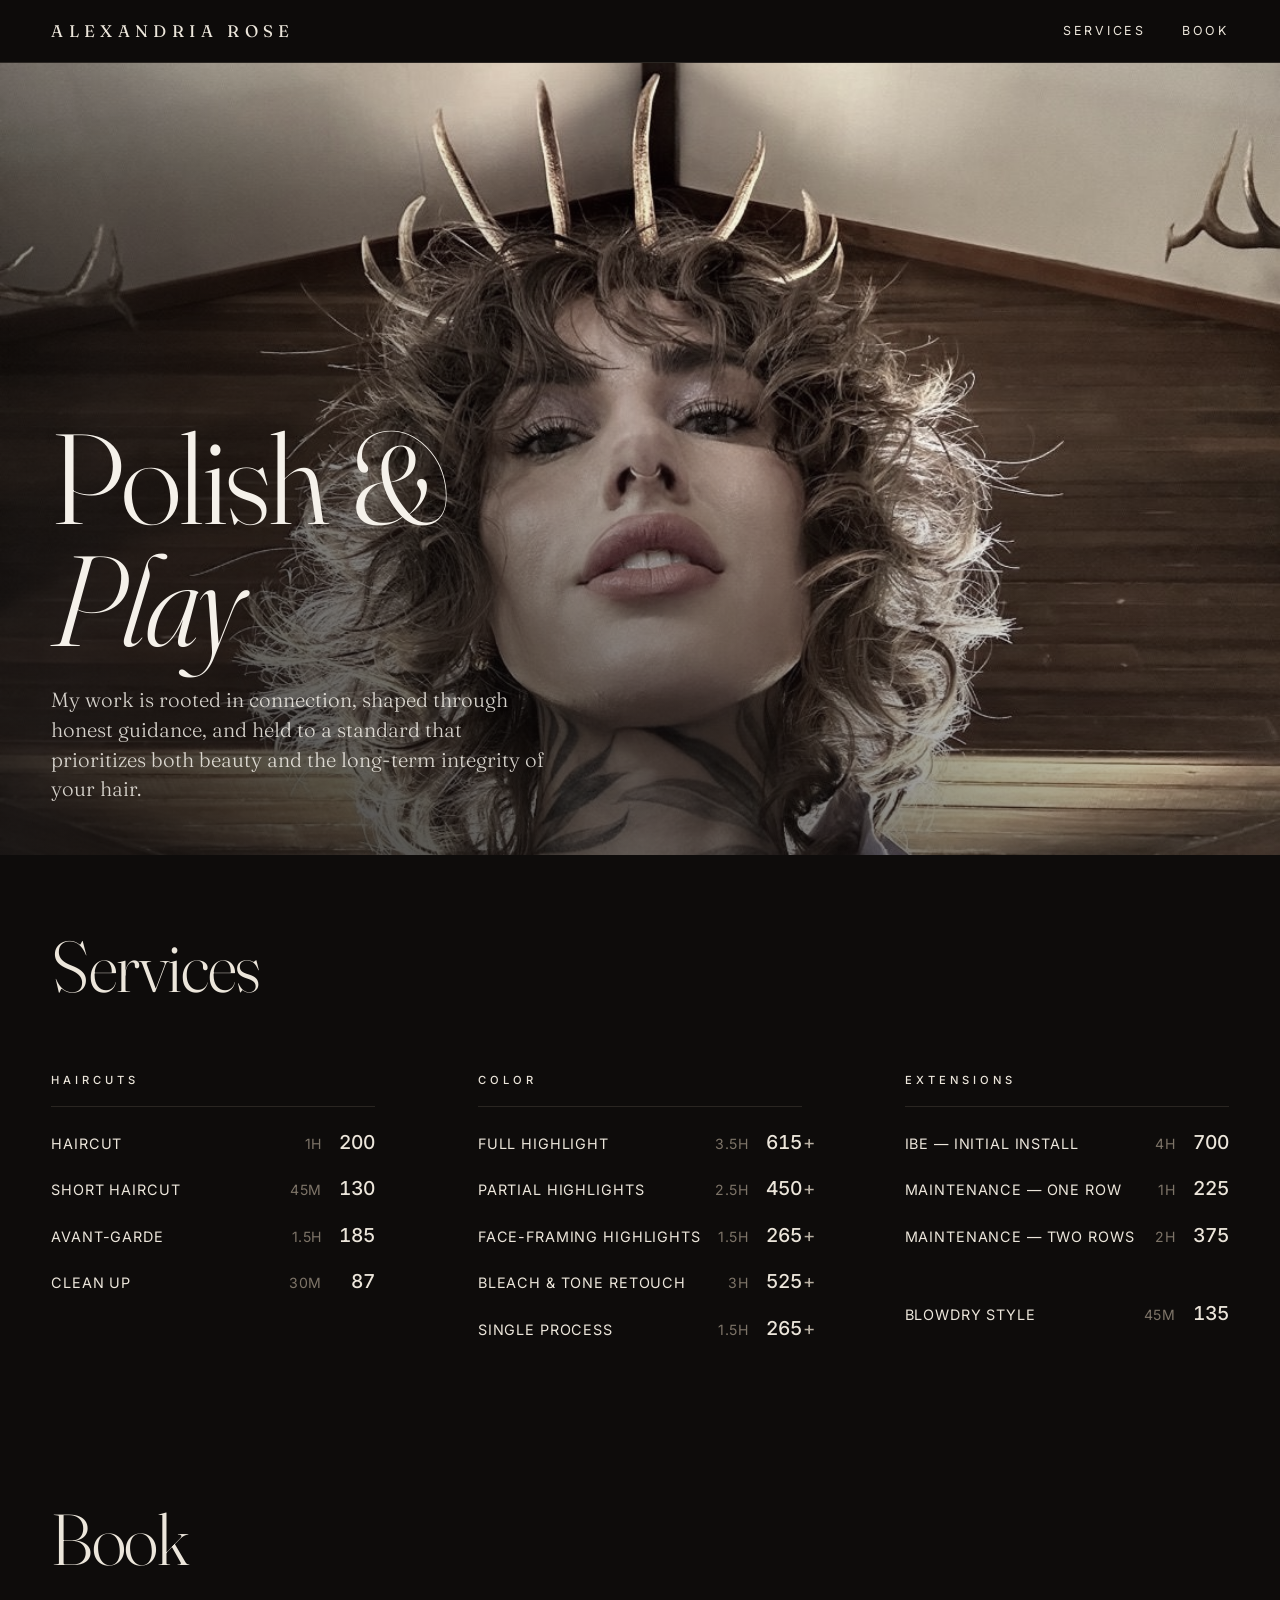
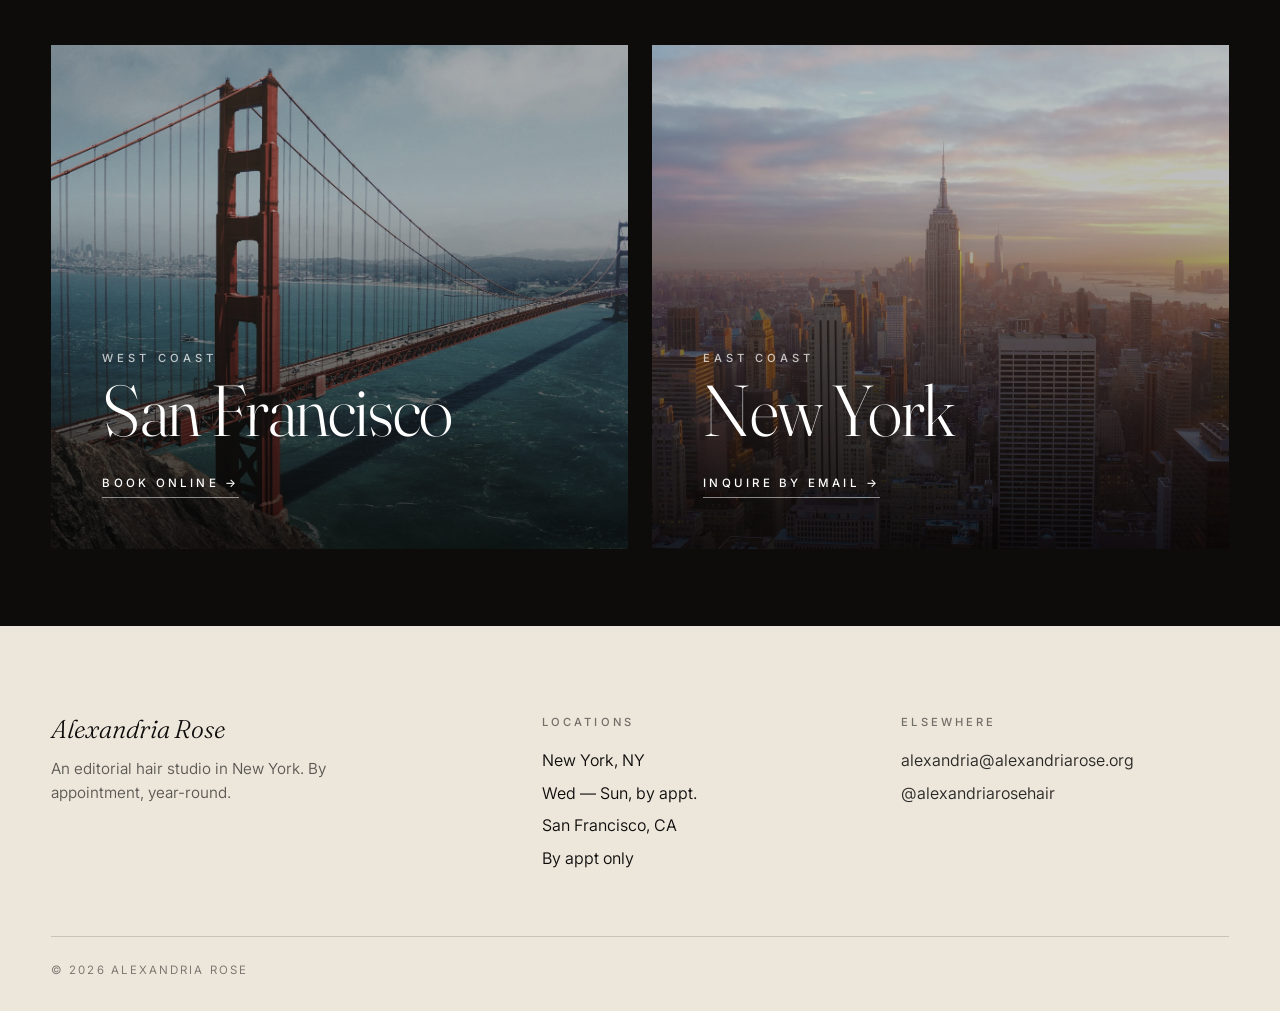
<file: index.html>
<!DOCTYPE html>
<html lang="en">
<head>
  <meta charset="UTF-8" />
  <meta name="viewport" content="width=device-width, initial-scale=1.0" />
  <title>Alexandria Rose — Hair</title>
  <meta name="description" content="Alexandria Rose — hair, considered. Editorial, sustainable, intentional." />
  <link rel="preconnect" href="https://fonts.googleapis.com">
  <link rel="preconnect" href="https://fonts.gstatic.com" crossorigin>
  <link rel="stylesheet" href="https://fonts.googleapis.com/css2?family=DM+Sans:opsz,wght@9..40,300;9..40,400;9..40,500&family=Fraunces:ital,opsz,wght@0,9..144,300;0,9..144,400;0,9..144,500;1,9..144,300&family=Instrument+Serif:ital@0;1&family=Inter:wght@300;400;500&display=swap">
  <script>
    (function () {
      try {
        var t = localStorage.getItem("ar-theme");
        if (!t) t = "ink";
        document.documentElement.setAttribute("data-theme", t);
      } catch (e) {
        document.documentElement.setAttribute("data-theme", "ink");
      }
    })();
  </script>
  <link rel="stylesheet" href="styles.css?v=27" />
</head>
<body>

<header class="site-header">
  <nav class="nav" aria-label="Primary">
    <a href="index.html" class="wordmark">Alexandria Rose</a>
    <div class="nav-right">
      <ul class="nav-links">
        <li><a href="#services">Services</a></li>
        <li><a href="#book">Book</a></li>
      </ul>
      <!-- Theme switcher hidden for now; remove this comment wrapper to restore it.
      <div class="theme-switch" role="group" aria-label="Theme">
        <button type="button" data-theme="cream" aria-label="Cream theme" title="Cream"></button>
        <button type="button" data-theme="ink" aria-label="Ink theme" title="Ink"></button>
        <button type="button" data-theme="bone" aria-label="Bone theme" title="Bone"></button>
        <button type="button" data-theme="bone-alt" aria-label="Bone alt theme" title="Bone · Instrument"></button>
      </div>
      -->
    </div>
  </nav>
</header>

<main>

  <section class="hero hero--overlay hero--low">
    <div class="hero-image ph has-image" data-label="hero image · portrait or editorial still">
      <img class="ph-img" src="images/hero-portrait.jpg" style="filter: saturate(0.45);" width="1125" height="1500" alt="Voluminous, sun-lit shag of textured curls with soft face-framing bangs, topped with an antler crown">
    </div>
    <div class="container">
      <div class="hero-text">
        <h1 class="display">
          Polish &amp;<br /><em>Play</em>
        </h1>
        <p class="lede">
          My work is rooted in connection, shaped through honest guidance, and held to a standard that prioritizes both beauty and the long-term integrity of your hair.
        </p>
      </div>
    </div>
  </section>

  <section class="content-section content-section--open menu--refined menu--inline" id="services">
    <div class="container">
      <div class="menu-head">
        <h2 class="display">Services</h2>
      </div>
      <div class="menu-grid">
        <div class="menu-group">
          <h3 class="eyebrow">Haircuts</h3>
          <ul class="menu-list">
            <li><span class="menu-name">Haircut</span><span class="menu-time">1H</span><span class="menu-price">200</span></li>
            <li><span class="menu-name">Short haircut</span><span class="menu-time">45M</span><span class="menu-price">130</span></li>
            <li><span class="menu-name">Avant-garde</span><span class="menu-time">1.5H</span><span class="menu-price">185</span></li>
            <li><span class="menu-name">Clean up</span><span class="menu-time">30M</span><span class="menu-price">87</span></li>
          </ul>
        </div>
        <div class="menu-group">
          <h3 class="eyebrow">Color</h3>
          <ul class="menu-list">
            <li><span class="menu-name">Full highlight</span><span class="menu-time">3.5H</span><span class="menu-price">615<span class="menu-plus">+</span></span></li>
            <li><span class="menu-name">Partial highlights</span><span class="menu-time">2.5H</span><span class="menu-price">450<span class="menu-plus">+</span></span></li>
            <li><span class="menu-name">Face-framing highlights</span><span class="menu-time">1.5H</span><span class="menu-price">265<span class="menu-plus">+</span></span></li>
            <li><span class="menu-name">Bleach &amp; tone retouch</span><span class="menu-time">3H</span><span class="menu-price">525<span class="menu-plus">+</span></span></li>
            <li><span class="menu-name">Single process</span><span class="menu-time">1.5H</span><span class="menu-price">265<span class="menu-plus">+</span></span></li>
          </ul>
        </div>
        <div class="menu-group">
          <h3 class="eyebrow">Extensions</h3>
          <ul class="menu-list">
            <li><span class="menu-name">IBE — initial install</span><span class="menu-time">4H</span><span class="menu-price">700</span></li>
            <li><span class="menu-name">Maintenance — one row</span><span class="menu-time">1H</span><span class="menu-price">225</span></li>
            <li><span class="menu-name">Maintenance — two rows</span><span class="menu-time">2H</span><span class="menu-price">375</span></li>
          </ul>
          <ul class="menu-list menu-extra">
            <li><span class="menu-name">Blowdry style</span><span class="menu-time">45M</span><span class="menu-price">135</span></li>
          </ul>
        </div>
      </div>
    </div>
  </section>

  <section class="content-section content-section--open" id="book">
    <div class="container">
      <div class="menu-head">
        <h2 class="display">Book</h2>
      </div>
      <div class="location-grid location-grid--contained">
        <!-- SF books on Vagaro; NY books by email for now. -->
        <a class="location-tile"
           href="https://www.vagaro.com/tressworks/book-now" target="_blank" rel="noopener"
           style="--img: url('images/san-francisco.jpg');">
          <div class="location-media"></div>
          <div class="location-overlay">
            <p class="eyebrow">West Coast</p>
            <h2 class="display">San Francisco</h2>
            <span class="location-cta">Book online →</span>
          </div>
        </a>

        <a class="location-tile"
           href="mailto:alexandria@alexandriarose.org?subject=New%20York%20booking"
           style="--img: url('images/new-york.jpg');">
          <div class="location-media"></div>
          <div class="location-overlay">
            <p class="eyebrow">East Coast</p>
            <h2 class="display">New York</h2>
            <span class="location-cta">Inquire by email →</span>
          </div>
        </a>
      </div>
    </div>
  </section>

</main>

<footer class="site-footer site-footer--inverted">
  <div class="container">
    <div class="footer-grid">
      <div>
        <p class="brand">Alexandria Rose</p>
        <p class="brand-sub">An editorial hair studio in New York. By appointment, year-round.</p>
      </div>
      <div>
        <h5>Locations</h5>
        <ul>
          <li>New York, NY</li>
          <li>Wed — Sun, by appt.</li>
          <li>San Francisco, CA</li>
          <li>By appt only</li>
        </ul>
      </div>
      <div>
        <h5>Elsewhere</h5>
        <ul>
          <li><a href="mailto:alexandria@alexandriarose.org">alexandria@alexandriarose.org</a></li>
          <li><a href="https://instagram.com/alexandriarosehair" target="_blank" rel="noopener">@alexandriarosehair</a></li>
        </ul>
      </div>
    </div>
    <div class="legal">
      <span>© 2026 Alexandria Rose</span>
    </div>
  </div>
</footer>

<script src="theme.js"></script>
<script src="uploader.js"></script>
</body>
</html>
</file>
<file: styles.css>
:root {
  --serif: "Fraunces", "Times New Roman", Georgia, serif;
  --sans: "Inter", -apple-system, BlinkMacSystemFont, "Helvetica Neue", Arial, sans-serif;

  --pad-x: clamp(1.25rem, 4vw, 3.5rem);
  --max: 1400px;
}

/* ───────── Themes ───────── */
:root,
[data-theme="cream"] {
  --bg: #faf8f5;
  --bg-elev: #f3eee6;
  --ink: #1a1817;
  --ink-soft: #4a4540;
  --muted: #8a8076;
  --rule: #d8d1c4;
  --accent: #6b3a2a;
  --placeholder-a: #e8e2d6;
  --placeholder-b: #ddd5c5;
}

[data-theme="ink"] {
  --bg: #0e0c0b;
  --bg-elev: #181513;
  --ink: #ece6db;
  --ink-soft: #b8b0a3;
  --muted: #7d7468;
  --rule: #2a2622;
  --accent: #c89a6f;
  --placeholder-a: #1f1a16;
  --placeholder-b: #2a241e;
}

[data-theme="bone"] {
  --bg: #ffffff;
  --bg-elev: #f7f7f6;
  --ink: #0a0a0a;
  --ink-soft: #3a3a39;
  --muted: #7a7a78;
  --rule: #e6e5e2;
  --accent: #2a2a28;
  --placeholder-a: #f1f0ee;
  --placeholder-b: #e6e5e2;
}

[data-theme="bone-alt"] {
  --bg: #fdfcf9;
  --bg-elev: #f4f2ec;
  --ink: #141312;
  --ink-soft: #3d3b38;
  --muted: #8a8780;
  --rule: #e4e1d8;
  --accent: #6a1a20;
  --placeholder-a: #efece4;
  --placeholder-b: #e3dfd4;
  --serif: "Instrument Serif", "Times New Roman", Georgia, serif;
  --sans: "DM Sans", -apple-system, BlinkMacSystemFont, "Helvetica Neue", Arial, sans-serif;
}

/* Instrument Serif only ships 400; nudge weights for this theme */
[data-theme="bone-alt"] .display,
[data-theme="bone-alt"] .lede,
[data-theme="bone-alt"] .manifesto blockquote,
[data-theme="bone-alt"] .testimonials blockquote,
[data-theme="bone-alt"] .credentials ul,
[data-theme="bone-alt"] .work-meta .title,
[data-theme="bone-alt"] .btn-inline,
[data-theme="bone-alt"] .footer-grid .brand {
  font-weight: 400;
}

[data-theme="bone-alt"] .display {
  letter-spacing: -0.015em;
  line-height: 0.9;
}

html { color-scheme: light; }
html[data-theme="ink"] { color-scheme: dark; }

* { box-sizing: border-box; margin: 0; padding: 0; }

html { scroll-behavior: smooth; }

body {
  background: var(--bg);
  color: var(--ink);
  font-family: var(--sans);
  font-size: 16px;
  line-height: 1.6;
  font-weight: 350;
  -webkit-font-smoothing: antialiased;
  -moz-osx-font-smoothing: grayscale;
}

img { max-width: 100%; display: block; }
a { color: inherit; text-decoration: none; }

/* ───────── Header / nav ───────── */
.site-header {
  position: sticky;
  top: 0;
  z-index: 10;
  background: color-mix(in srgb, var(--bg) 88%, transparent);
  backdrop-filter: blur(12px);
  -webkit-backdrop-filter: blur(12px);
  border-bottom: 1px solid var(--rule);
}

.nav {
  max-width: var(--max);
  margin: 0 auto;
  padding: 1.1rem var(--pad-x);
  display: flex;
  align-items: center;
  justify-content: space-between;
  gap: 2rem;
}

.nav-right {
  display: flex;
  align-items: center;
  gap: 1.5rem;
}

/* Theme switcher */
.theme-switch {
  display: inline-flex;
  align-items: center;
  gap: 0.55rem;
  padding-left: 1.5rem;
  border-left: 1px solid var(--rule);
}

.theme-switch button {
  width: 14px;
  height: 14px;
  border-radius: 50%;
  border: 1px solid var(--rule);
  background: var(--swatch, #ccc);
  padding: 0;
  cursor: pointer;
  position: relative;
  transition: transform 0.25s cubic-bezier(.7,0,.2,1), box-shadow 0.25s ease;
  font: inherit;
}

.theme-switch button:hover { transform: scale(1.15); }
.theme-switch button:focus-visible {
  outline: 1px solid var(--ink);
  outline-offset: 3px;
}

.theme-switch button[aria-pressed="true"] {
  box-shadow: 0 0 0 1px var(--bg), 0 0 0 2px var(--ink);
}

.theme-switch button[data-theme="cream"]    { --swatch: #faf8f5; }
.theme-switch button[data-theme="ink"]      { --swatch: #0e0c0b; }
.theme-switch button[data-theme="bone"]     { --swatch: #ffffff; }
.theme-switch button[data-theme="bone-alt"] {
  background: linear-gradient(90deg, #fdfcf9 0 50%, #141312 50% 100%);
}

@media (max-width: 640px) {
  .theme-switch {
    padding-left: 1rem;
    margin-left: 0;
  }
  .nav-right { gap: 0.75rem; }
}

.wordmark {
  font-family: var(--serif);
  font-weight: 400;
  font-size: 1.05rem;
  letter-spacing: 0.32em;
  text-transform: uppercase;
  font-variation-settings: "opsz" 14;
}

.wordmark .amp {
  font-style: italic;
  letter-spacing: 0;
  margin: 0 0.15em;
}

.nav-links {
  display: flex;
  gap: 2.25rem;
  list-style: none;
  font-size: 0.78rem;
  letter-spacing: 0.22em;
  text-transform: uppercase;
  font-weight: 400;
}

.nav-links a {
  position: relative;
  padding: 0.25rem 0;
  transition: color 0.25s ease;
}

.nav-links a::after {
  content: "";
  position: absolute;
  left: 0; right: 0;
  bottom: -2px;
  height: 1px;
  background: var(--ink);
  transform: scaleX(0);
  transform-origin: right;
  transition: transform 0.35s cubic-bezier(.7,0,.2,1);
}

.nav-links a:hover::after,
.nav-links a[aria-current="page"]::after {
  transform: scaleX(1);
  transform-origin: left;
}

.nav-links a[aria-current="page"] { color: var(--ink); }

/* ───────── Layout ───────── */
.container {
  max-width: var(--max);
  margin: 0 auto;
  padding: 0 var(--pad-x);
}

.section {
  padding: clamp(3.5rem, 8vw, 7rem) 0;
}

.eyebrow {
  font-size: 0.7rem;
  letter-spacing: 0.36em;
  text-transform: uppercase;
  color: var(--muted);
  font-weight: 500;
}

/* ───────── Display type ───────── */
.display {
  font-family: var(--serif);
  font-weight: 300;
  line-height: 0.95;
  letter-spacing: -0.02em;
  font-variation-settings: "opsz" 144;
}

.display em {
  font-style: italic;
  font-weight: 300;
}

h1.display { font-size: clamp(3rem, 10vw, 8rem); }
h2.display { font-size: clamp(2.25rem, 6vw, 4.5rem); }
h3.display { font-size: clamp(1.5rem, 3vw, 2.25rem); line-height: 1.1; }

.lede {
  font-family: var(--serif);
  font-weight: 300;
  font-size: clamp(1.15rem, 1.6vw, 1.5rem);
  line-height: 1.45;
  color: var(--ink-soft);
  max-width: 38ch;
}

/* ───────── Hero (home) ───────── */
.hero {
  padding-top: clamp(2.5rem, 6vw, 5rem);
  padding-bottom: clamp(2.5rem, 6vw, 5rem);
}

.hero-grid {
  display: grid;
  grid-template-columns: 1fr;
  gap: clamp(2rem, 5vw, 4rem);
  align-items: center;
}

@media (min-width: 900px) {
  .hero-grid {
    grid-template-columns: 1.1fr 0.9fr;
  }
}

.hero-text { position: relative; }

.hero-meta {
  margin-top: 2.5rem;
  display: flex;
  flex-direction: column;
  gap: 0.6rem;
  font-size: 0.78rem;
  letter-spacing: 0.18em;
  text-transform: uppercase;
  color: var(--muted);
}

.hero-meta span:first-child { color: var(--ink); }

.hero-image {
  aspect-ratio: 3 / 4;
  width: 100%;
}

/* Homepage sections separated by spacing alone. */
.content-section.content-section--open { border-top: none; }

/* Homepage hero: photo fills the hero, text overlaid on a soft gradient. */
.hero--overlay {
  position: relative;
  display: flex;
  align-items: flex-end;
  min-height: clamp(560px, 88vh, 960px);
  padding: 0;
  overflow: hidden;
}

.hero--overlay .hero-image {
  position: absolute;
  inset: 0;
  aspect-ratio: auto;
}

.hero--overlay .ph-img { object-position: 50% 30%; }

.hero--overlay .hero-image.has-image::after {
  display: block;
  content: "";
  inset: 0;
  opacity: 1;
  background: linear-gradient(0deg, rgba(10, 8, 7, 0.82) 0%, rgba(10, 8, 7, 0.45) 45%, rgba(10, 8, 7, 0) 75%);
}

.hero--overlay .container {
  position: relative;
  z-index: 1;
  width: 100%;
}

.hero--overlay .hero-text {
  padding: clamp(2.5rem, 6vw, 5rem) 0;
  max-width: 36rem;
  color: #f5f1ea;
}

.hero--overlay .lede {
  margin-top: 1.5rem;
  color: rgba(245, 241, 234, 0.86);
}

@media (min-width: 900px) {
  .hero--overlay .hero-image.has-image::after {
    background: linear-gradient(90deg, rgba(10, 8, 7, 0.78) 0%, rgba(10, 8, 7, 0.5) 38%, rgba(10, 8, 7, 0) 62%);
  }

  .hero--overlay { align-items: center; }
}

/* Homepage: text anchored lower left, gradient rising from that corner. */
@media (min-width: 900px) {
  .hero--overlay.hero--low { align-items: flex-end; }

  .hero--low .hero-text { padding: 0 0 var(--pad-x); }

  .hero--low .hero-image.has-image::after {
    background: linear-gradient(to top right, rgba(10, 8, 7, 0.82) 0%, rgba(10, 8, 7, 0.5) 35%, rgba(10, 8, 7, 0) 62%);
  }
}

/* Homepage: in-page nav. Smooth scrolling unless reduced motion is requested,
   and section headings clear the sticky header. */
@media (prefers-reduced-motion: no-preference) {
  html:has(.hero--low) { scroll-behavior: smooth; }
}

.hero--low ~ section[id] { scroll-margin-top: 4.5rem; }

/* ───────── Image placeholders ───────── */
.ph {
  background:
    linear-gradient(135deg, var(--placeholder-a) 0%, var(--placeholder-b) 100%);
  position: relative;
  overflow: hidden;
}

.ph::before {
  content: "";
  position: absolute; inset: 0;
  background-image:
    radial-gradient(circle at 30% 20%, rgba(255,255,255,0.4), transparent 50%),
    radial-gradient(circle at 70% 80%, rgba(0,0,0,0.06), transparent 50%);
  pointer-events: none;
}

.ph::after {
  content: attr(data-label);
  position: absolute;
  inset: 0;
  display: grid;
  place-items: center;
  font-family: var(--serif);
  font-style: italic;
  font-weight: 300;
  font-size: 0.85rem;
  color: var(--muted);
  letter-spacing: 0.06em;
  opacity: 0.55;
}

/* ───────── Featured work strip (home) ───────── */
.featured {
  border-top: 1px solid var(--rule);
}

.section-head {
  display: flex;
  align-items: baseline;
  justify-content: space-between;
  flex-wrap: wrap;
  gap: 1rem;
  margin-bottom: clamp(2rem, 4vw, 3rem);
}

.featured-grid {
  display: grid;
  gap: clamp(1rem, 2.5vw, 2rem);
  grid-template-columns: repeat(12, 1fr);
}

.work {
  position: relative;
  display: block;
}

.work-meta {
  margin-top: 0.9rem;
  display: flex;
  justify-content: space-between;
  align-items: baseline;
  font-size: 0.78rem;
  letter-spacing: 0.16em;
  text-transform: uppercase;
  color: var(--muted);
}

.work-meta .title {
  color: var(--ink);
  font-family: var(--serif);
  font-style: italic;
  font-weight: 300;
  text-transform: none;
  letter-spacing: 0;
  font-size: 1rem;
}

.featured-grid .work:nth-child(1) { grid-column: span 12; }
.featured-grid .work:nth-child(1) .ph { aspect-ratio: 16 / 9; }
.featured-grid .work:nth-child(2) { grid-column: span 12; }
.featured-grid .work:nth-child(3) { grid-column: span 12; }

@media (min-width: 800px) {
  .featured-grid .work:nth-child(1) { grid-column: span 7; }
  .featured-grid .work:nth-child(1) .ph { aspect-ratio: 4 / 5; }
  .featured-grid .work:nth-child(2) { grid-column: span 5; align-self: end; }
  .featured-grid .work:nth-child(2) .ph { aspect-ratio: 3 / 4; }
  .featured-grid .work:nth-child(3) { grid-column: 4 / span 6; margin-top: clamp(2rem, 4vw, 4rem); }
  .featured-grid .work:nth-child(3) .ph { aspect-ratio: 1 / 1; }
}

/* ───────── Manifesto / quote band ───────── */
.manifesto {
  border-top: 1px solid var(--rule);
  text-align: center;
}

.manifesto blockquote {
  font-family: var(--serif);
  font-weight: 300;
  font-style: italic;
  font-size: clamp(1.6rem, 3.5vw, 2.75rem);
  line-height: 1.25;
  letter-spacing: -0.01em;
  max-width: 24ch;
  margin: 0 auto;
}

.manifesto blockquote::before { content: "\201C"; margin-right: 0.05em; }
.manifesto blockquote::after { content: "\201D"; margin-left: 0.05em; }

/* ───────── Services menu (homepage) ───────── */
/* Same columns as .menu-grid. */
.menu-head {
  display: grid;
  grid-template-columns: 1fr;
  gap: 1.5rem clamp(2rem, 4vw, 3.5rem);
  align-items: end;
}

@media (min-width: 700px) {
  .menu-head { grid-template-columns: repeat(2, 1fr); }
}

@media (min-width: 1050px) {
  .menu-head { grid-template-columns: repeat(3, 1fr); }
}

.menu-grid {
  display: grid;
  grid-template-columns: 1fr;
  gap: clamp(2.5rem, 5vw, 3.5rem) clamp(2rem, 4vw, 3.5rem);
  margin-top: clamp(3rem, 6vw, 4.5rem);
}

@media (min-width: 700px) {
  .menu-grid { grid-template-columns: repeat(2, 1fr); }
}

@media (min-width: 1050px) {
  .menu-grid { grid-template-columns: repeat(3, 1fr); }
}

.menu-group .eyebrow {
  color: var(--ink);
  padding-bottom: 1rem;
  margin-bottom: 0.75rem;
  border-bottom: 1px solid var(--rule);
}

.menu-group .menu-extra { margin-top: 2rem; }

.menu-list {
  list-style: none;
  margin: 0;
  padding: 0;
}

.menu-list li {
  display: grid;
  grid-template-columns: 1fr auto;
  align-items: start;
  gap: 1rem;
  padding: 0.55rem 0;
  line-height: 1.5;
}

.menu-list .menu-name {
  color: var(--ink);
  font-size: 1.02rem;
  font-weight: 400;
}

.menu-list .menu-time {
  color: var(--muted);
  font-size: 0.88rem;
  line-height: 1.4;
}

.menu-list .menu-price {
  color: var(--ink-soft);
  font-size: 1.02rem;
  text-align: right;
  white-space: nowrap;
  font-variant-numeric: tabular-nums;
}

/* Homepage: caps names, bare prices as the anchor of each row. */
.menu--refined .menu-list li { align-items: first baseline; }

.menu--refined .menu-list .menu-name {
  text-transform: uppercase;
  letter-spacing: 0.08em;
  font-size: 0.9rem;
}

.menu--refined .menu-list .menu-time {
  letter-spacing: 0.04em;
}

.menu--refined .menu-list .menu-price {
  color: var(--ink);
  font-weight: 500;
}

/* Homepage: name left; duration then price on the right, all on one baseline. */
.menu--inline .menu-list li {
  grid-template-columns: 1fr auto minmax(2.6rem, max-content);
  align-items: baseline;
  gap: 0.75rem;
}

.menu--inline .menu-list .menu-name { letter-spacing: 0.06em; }


.menu--inline .menu-list .menu-price { font-size: 1.2rem; }

/* Color prices are starting points: a lighter "+" after the number. */
.menu--inline .menu-plus {
  font-weight: 400;
  color: var(--ink-soft);
  margin-left: 0.05em;
}

/* In three columns the "+" hangs into the column gap, so it takes no width from
   the names and the digits line up with the other columns. */
@media (min-width: 1040px) {
  .menu--inline .menu-price { position: relative; }
  .menu--inline .menu-plus { position: absolute; left: 100%; }
}

.menu--inline .menu-list .menu-time { font-weight: 400; }

/* Columns: 1 below 760px, 2 from 760px, 3 from 1040px, with doubled column gaps.
   Below 1280px the doubled gaps leave narrower columns, so rows use slightly
   tighter name spacing there to keep the longest names on one line. */
@media (min-width: 700px) and (max-width: 759px) {
  .menu--inline .menu-grid { grid-template-columns: 1fr; }
}

@media (min-width: 760px) and (max-width: 1039px) {
  .menu--inline .menu-grid { grid-template-columns: repeat(2, 1fr); }
}

@media (min-width: 1040px) {
  .menu--inline .menu-grid {
    grid-template-columns: repeat(3, 1fr);
    column-gap: clamp(4rem, 8vw, 7rem);
  }
}

@media (min-width: 1040px) and (max-width: 1199px) {
  .menu--inline .menu-grid { column-gap: 3rem; }
}

@media (min-width: 1040px) and (max-width: 1279px) {
  .menu--inline .menu-list li { gap: 0.5rem; grid-template-columns: 1fr auto minmax(2.4rem, max-content); }
  .menu--inline .menu-list .menu-name { letter-spacing: 0.03em; font-size: 0.84rem; }
}

/* ───────── Location tiles (homepage) ───────── */
    .location-grid {
  display: grid;
  grid-template-columns: 1fr 1fr;
  gap: 1px;
  background: var(--rule);
  border-top: 1px solid var(--rule);
  border-bottom: 1px solid var(--rule);
}
.location-tile {
  position: relative;
  display: flex;
  align-items: flex-end;
  min-height: clamp(420px, 72vh, 760px);
  overflow: hidden;
  background: var(--bg-elev);
  isolation: isolate;
}
.location-media {
  position: absolute;
  inset: 0;
  background-image: var(--img);
  background-size: cover;
  background-position: center;
  filter: grayscale(0.4) contrast(1.05) brightness(0.74);
  transform: scale(1.03);
  transition: transform 0.9s cubic-bezier(0.2, 0.6, 0.2, 1), filter 0.6s ease;
}
.location-tile::after {
  content: "";
  position: absolute;
  inset: 0;
  background: linear-gradient(180deg, rgba(0, 0, 0, 0) 30%, rgba(0, 0, 0, 0.7) 100%);
  pointer-events: none;
}
.location-tile:hover .location-media,
.location-tile:focus-visible .location-media {
  transform: scale(1.07);
  filter: grayscale(0) contrast(1.05) brightness(0.85);
}
.location-overlay {
  position: relative;
  z-index: 1;
  width: 100%;
  padding: clamp(1.75rem, 4vw, 3.25rem);
  color: #fff;
}
.location-overlay .eyebrow {
  color: rgba(255, 255, 255, 0.72);
}
.location-overlay .display {
  color: #fff;
  margin: 0.5rem 0 1.5rem;
}
.location-cta {
  display: inline-flex;
  align-items: center;
  gap: 0.6rem;
  font-size: 0.72rem;
  letter-spacing: 0.28em;
  text-transform: uppercase;
  font-weight: 500;
  color: #fff;
  padding-bottom: 0.3rem;
  border-bottom: 1px solid rgba(255, 255, 255, 0.5);
  transition: border-color 0.3s ease, gap 0.3s ease;
}
.location-tile:hover .location-cta,
.location-tile:focus-visible .location-cta {
  border-color: #fff;
  gap: 1rem;
}
.location-tag {
  position: absolute;
  top: clamp(1.25rem, 3vw, 2rem);
  right: clamp(1.25rem, 3vw, 2rem);
  z-index: 1;
  font-size: 0.62rem;
  letter-spacing: 0.24em;
  text-transform: uppercase;
  font-weight: 500;
  color: #fff;
  padding: 0.45rem 0.8rem;
  border: 1px solid rgba(255, 255, 255, 0.5);
  backdrop-filter: blur(2px);
}
@media (max-width: 760px) {
  .location-grid { grid-template-columns: 1fr; }
  .location-tile { min-height: 52vh; }
}

/* Homepage: tiles sit inside the page container instead of running full bleed. */
.location-grid--contained {
  margin-top: clamp(3rem, 6vw, 4.5rem);
  gap: clamp(1rem, 2vw, 1.5rem);
  background: none;
  border: none;
}

/* ───────── About page ───────── */
.about-hero {
  display: grid;
  grid-template-columns: 1fr;
  gap: clamp(2rem, 5vw, 4rem);
  align-items: start;
  padding-top: clamp(2rem, 5vw, 4rem);
}

@media (min-width: 900px) {
  .about-hero { grid-template-columns: 0.9fr 1.1fr; }
}

.about-portrait .ph { aspect-ratio: 4 / 5; }

.about-text { padding-top: clamp(0.5rem, 2vw, 2rem); }

.about-text .lede { max-width: 42ch; margin-bottom: 2rem; }

.about-body {
  display: grid;
  gap: 1.25rem;
  max-width: 56ch;
  font-size: 1rem;
  line-height: 1.75;
  color: var(--ink-soft);
}

.about-body p:first-of-type::first-letter {
  font-family: var(--serif);
  font-weight: 300;
  font-size: 3.6em;
  float: left;
  line-height: 0.85;
  padding: 0.1em 0.1em 0 0;
  color: var(--ink);
}

/* Credentials list */
.credentials {
  margin-top: clamp(3rem, 6vw, 5rem);
  display: grid;
  grid-template-columns: 1fr;
  gap: 2rem;
  border-top: 1px solid var(--rule);
  padding-top: clamp(2rem, 4vw, 3rem);
}

@media (min-width: 700px) {
  .credentials { grid-template-columns: repeat(3, 1fr); }
}

.credentials h4 {
  font-family: var(--sans);
  font-size: 0.72rem;
  letter-spacing: 0.28em;
  text-transform: uppercase;
  color: var(--muted);
  font-weight: 500;
  margin-bottom: 1rem;
}

.credentials ul {
  list-style: none;
  display: grid;
  gap: 0.35rem;
  font-family: var(--serif);
  font-weight: 300;
  font-size: 1.05rem;
  color: var(--ink);
}

.credentials li em { font-style: italic; color: var(--muted); }

/* Testimonials */
.testimonials {
  border-top: 1px solid var(--rule);
}

.testimonials-grid {
  display: grid;
  gap: clamp(2.5rem, 5vw, 4rem);
  grid-template-columns: 1fr;
}

@media (min-width: 800px) {
  .testimonials-grid { grid-template-columns: repeat(2, 1fr); }
  .testimonials-grid figure:first-child {
    grid-column: 1 / -1;
    text-align: center;
    padding: 0 clamp(1rem, 5vw, 6rem);
  }
  .testimonials-grid figure:first-child blockquote { font-size: clamp(1.5rem, 3vw, 2.25rem); }
}

.testimonials figure { margin: 0; }

.testimonials blockquote {
  font-family: var(--serif);
  font-weight: 300;
  font-style: italic;
  font-size: clamp(1.15rem, 2vw, 1.5rem);
  line-height: 1.4;
  color: var(--ink);
  position: relative;
}

.testimonials blockquote::before {
  content: "\201C";
  font-size: 2.5em;
  line-height: 0;
  vertical-align: -0.35em;
  margin-right: 0.05em;
  color: var(--rule);
}

.testimonials figcaption {
  margin-top: 1.5rem;
  font-size: 0.72rem;
  letter-spacing: 0.28em;
  text-transform: uppercase;
  color: var(--muted);
}

.testimonials figcaption .source {
  display: block;
  font-family: var(--serif);
  font-style: italic;
  font-weight: 300;
  font-size: 0.95rem;
  letter-spacing: 0;
  text-transform: none;
  color: var(--ink-soft);
  margin-top: 0.35rem;
}

/* ───────── Portfolio page ───────── */
.portfolio-intro {
  display: grid;
  grid-template-columns: 1fr;
  gap: 1.5rem;
  align-items: end;
  padding-top: clamp(2rem, 5vw, 4rem);
  padding-bottom: clamp(2.5rem, 5vw, 4rem);
  border-bottom: 1px solid var(--rule);
}

@media (min-width: 800px) {
  .portfolio-intro { grid-template-columns: 1.4fr 1fr; }
}

.portfolio-grid {
  display: grid;
  grid-template-columns: repeat(12, 1fr);
  gap: clamp(1rem, 2vw, 1.75rem);
  padding-top: clamp(2.5rem, 5vw, 4rem);
}

.portfolio-grid .work { grid-column: span 12; }
.portfolio-grid .work .ph { aspect-ratio: 3 / 4; }

@media (min-width: 700px) {
  /* asymmetric editorial layout */
  .portfolio-grid .work:nth-child(1) { grid-column: 1 / span 7; }
  .portfolio-grid .work:nth-child(1) .ph { aspect-ratio: 4 / 5; }
  .portfolio-grid .work:nth-child(2) { grid-column: 9 / span 4; margin-top: clamp(2rem, 6vw, 5rem); }
  .portfolio-grid .work:nth-child(2) .ph { aspect-ratio: 3 / 4; }
  .portfolio-grid .work:nth-child(3) { grid-column: 2 / span 4; }
  .portfolio-grid .work:nth-child(3) .ph { aspect-ratio: 1 / 1; }
  .portfolio-grid .work:nth-child(4) { grid-column: 7 / span 6; margin-top: clamp(2rem, 5vw, 4rem); }
  .portfolio-grid .work:nth-child(4) .ph { aspect-ratio: 16 / 11; }
  .portfolio-grid .work:nth-child(5) { grid-column: 1 / span 5; }
  .portfolio-grid .work:nth-child(5) .ph { aspect-ratio: 3 / 4; }
  .portfolio-grid .work:nth-child(6) { grid-column: 7 / span 5; margin-top: clamp(2rem, 4vw, 3rem); }
  .portfolio-grid .work:nth-child(6) .ph { aspect-ratio: 4 / 5; }
  .portfolio-grid .work:nth-child(7) { grid-column: 3 / span 8; }
  .portfolio-grid .work:nth-child(7) .ph { aspect-ratio: 16 / 9; }
  .portfolio-grid .work:nth-child(8) { grid-column: 1 / span 4; }
  .portfolio-grid .work:nth-child(8) .ph { aspect-ratio: 3 / 4; }
  .portfolio-grid .work:nth-child(9) { grid-column: 6 / span 4; margin-top: clamp(2rem, 5vw, 4rem); }
  .portfolio-grid .work:nth-child(9) .ph { aspect-ratio: 4 / 5; }
}

/* ───────── CTA band ───────── */
.cta {
  background: var(--ink);
  color: var(--bg);
  text-align: center;
  padding: clamp(4rem, 9vw, 7rem) var(--pad-x);
}

.cta .display { color: var(--bg); }

.cta p {
  max-width: 42ch;
  margin: 1.25rem auto 2.25rem;
  color: color-mix(in srgb, var(--bg) 75%, transparent);
  font-family: var(--serif);
  font-weight: 300;
  font-size: clamp(1.05rem, 1.4vw, 1.25rem);
  line-height: 1.5;
}

.btn {
  display: inline-flex;
  align-items: center;
  gap: 0.75rem;
  padding: 1rem 1.75rem;
  border: 1px solid currentColor;
  font-size: 0.74rem;
  letter-spacing: 0.28em;
  text-transform: uppercase;
  font-weight: 500;
  transition: background 0.3s ease, color 0.3s ease;
}

.btn:hover { background: var(--bg); color: var(--ink); }

.cta .btn { color: var(--bg); }

.btn-inline {
  display: inline-flex;
  align-items: center;
  gap: 0.5rem;
  font-family: var(--serif);
  font-style: italic;
  font-weight: 300;
  font-size: 1.05rem;
  border-bottom: 1px solid currentColor;
  padding-bottom: 2px;
  transition: gap 0.3s ease;
}

.btn-inline:hover { gap: 0.85rem; }

.cta .cta-secondary {
  margin-top: 1.5rem;
  font-family: var(--serif);
  font-style: italic;
  font-weight: 300;
  font-size: 0.95rem;
  color: color-mix(in srgb, var(--bg) 60%, transparent);
}

.cta .cta-secondary a {
  color: color-mix(in srgb, var(--bg) 80%, transparent);
  border-bottom: 1px solid color-mix(in srgb, var(--bg) 30%, transparent);
  padding-bottom: 1px;
  transition: color 0.25s ease, border-color 0.25s ease;
}

.cta .cta-secondary a:hover {
  color: var(--bg);
  border-bottom-color: var(--bg);
}

/* ───────── Footer ───────── */
.site-footer {
  border-top: 1px solid var(--rule);
  padding: clamp(2.5rem, 5vw, 4rem) 0 2rem;
}

.footer-grid {
  display: grid;
  grid-template-columns: 1fr;
  gap: 2rem;
  align-items: start;
}

@media (min-width: 700px) {
  .footer-grid { grid-template-columns: 1.4fr 1fr 1fr; }
}

.footer-grid h5 {
  font-family: var(--sans);
  font-size: 0.7rem;
  letter-spacing: 0.28em;
  text-transform: uppercase;
  color: var(--muted);
  font-weight: 500;
  margin-bottom: 1rem;
}

.footer-grid ul { list-style: none; display: grid; gap: 0.45rem; }
.footer-grid a:hover { color: var(--accent); }

.footer-grid .brand {
  font-family: var(--serif);
  font-weight: 300;
  font-size: 1.6rem;
  font-style: italic;
  letter-spacing: -0.01em;
  line-height: 1.2;
  margin-bottom: 0.75rem;
}

.footer-grid .brand-sub {
  color: var(--muted);
  max-width: 32ch;
  font-size: 0.95rem;
}

.legal {
  margin-top: clamp(2.5rem, 5vw, 4rem);
  padding-top: 1.5rem;
  border-top: 1px solid var(--rule);
  display: flex;
  justify-content: space-between;
  flex-wrap: wrap;
  gap: 1rem;
  font-size: 0.72rem;
  letter-spacing: 0.18em;
  text-transform: uppercase;
  color: var(--muted);
}

/* Homepage: footer takes the old Reservations band colors (ink background,
   bg-colored text), so it inverts with each theme the same way the band did. */
.site-footer--inverted {
  border-top: none;
  background: var(--ink);
  color: var(--bg);
  padding-top: clamp(3.5rem, 7vw, 5.5rem);
}

.site-footer--inverted .footer-grid h5,
.site-footer--inverted .legal {
  color: color-mix(in srgb, var(--bg) 55%, transparent);
}

.site-footer--inverted .footer-grid .brand-sub {
  color: color-mix(in srgb, var(--bg) 65%, transparent);
}

.site-footer--inverted .footer-grid a { color: color-mix(in srgb, var(--bg) 88%, transparent); }
.site-footer--inverted .footer-grid a:hover { color: var(--bg); }

.site-footer--inverted .legal {
  border-top-color: color-mix(in srgb, var(--bg) 16%, transparent);
}

/* Homepage: shorter booking tiles (about 22% less tall). */
.location-grid--contained .location-tile { min-height: clamp(330px, 56vh, 590px); }

@media (max-width: 760px) {
  .location-grid--contained .location-tile { min-height: clamp(280px, 40vh, 420px); }
}

/* ───────── Generic content pages (services, faq, new clients) ───────── */
.page-intro {
  display: grid;
  grid-template-columns: 1fr;
  gap: 1.5rem;
  align-items: end;
  padding-top: clamp(2rem, 5vw, 4rem);
  padding-bottom: clamp(2.5rem, 5vw, 4rem);
}

@media (min-width: 800px) {
  .page-intro { grid-template-columns: 1.4fr 1fr; }
}

.content-section {
  border-top: 1px solid var(--rule);
  padding: clamp(3rem, 6vw, 5rem) 0;
}

.content-section.no-rule { border-top: none; padding-top: 0; }

.content-grid {
  display: grid;
  grid-template-columns: 1fr;
  gap: clamp(1.5rem, 3vw, 3rem);
  align-items: start;
}

@media (min-width: 800px) {
  .content-grid { grid-template-columns: 0.85fr 1.15fr; }
}

.content-head .display {
  font-size: clamp(1.75rem, 3.6vw, 2.75rem);
  margin-top: 0.6rem;
}

.content-body {
  display: grid;
  gap: 1.15rem;
  max-width: 56ch;
  font-size: 1.02rem;
  line-height: 1.7;
  color: var(--ink-soft);
}

.content-body strong { color: var(--ink); font-weight: 500; }

.content-list {
  list-style: none;
  display: grid;
  gap: 0.55rem;
  font-family: var(--serif);
  font-weight: 300;
  font-size: 1.1rem;
  color: var(--ink);
  margin: 0.5rem 0;
}

.content-list li {
  padding-left: 1.25rem;
  position: relative;
  line-height: 1.45;
}

.content-list li::before {
  content: "—";
  position: absolute;
  left: 0;
  color: var(--muted);
}

.content-stat {
  font-family: var(--serif);
  font-weight: 300;
  font-size: clamp(3rem, 6vw, 5rem);
  line-height: 1;
  letter-spacing: -0.02em;
  margin: 0.75rem 0;
  color: var(--ink);
}

.content-stat .unit {
  font-size: 0.32em;
  font-style: italic;
  color: var(--muted);
  letter-spacing: 0.04em;
  margin-left: 0.4em;
  vertical-align: 0.45em;
}

.content-aside {
  margin-top: 2rem;
  padding-top: 1.5rem;
  border-top: 1px solid var(--rule);
  font-family: var(--serif);
  font-style: italic;
  font-weight: 300;
  font-size: 1.15rem;
  color: var(--ink-soft);
  line-height: 1.5;
}

/* ───────── Service cards (services.html) ───────── */
.services-grid {
  display: grid;
  gap: clamp(3.5rem, 7vw, 6rem);
  padding-top: clamp(2.5rem, 5vw, 4rem);
  padding-bottom: clamp(3rem, 6vw, 5rem);
}

.service-card {
  display: grid;
  grid-template-columns: 1fr;
  gap: clamp(1.75rem, 3.5vw, 3.5rem);
  align-items: center;
}

@media (min-width: 800px) {
  .service-card {
    grid-template-columns: 1fr 1fr;
  }
  .service-card:nth-child(even) .service-image { order: 2; }
}

.service-image .ph { aspect-ratio: 4 / 5; }

.service-content {
  display: flex;
  flex-direction: column;
  gap: 1.1rem;
  max-width: 44ch;
}

.service-card:nth-child(even) .service-content {
  margin-left: auto;
}

.service-no {
  font-family: var(--serif);
  font-style: italic;
  font-weight: 300;
  font-size: 1rem;
  color: var(--muted);
  letter-spacing: 0;
}

.service-title {
  font-family: var(--serif);
  font-weight: 300;
  font-size: clamp(2.5rem, 5vw, 4rem);
  line-height: 0.98;
  letter-spacing: -0.02em;
  color: var(--ink);
  font-variation-settings: "opsz" 144;
  margin: 0;
}

.service-title em { font-style: italic; font-weight: 300; }

.service-desc {
  font-family: var(--serif);
  font-weight: 300;
  font-size: 1.15rem;
  line-height: 1.5;
  color: var(--ink-soft);
}

.service-meta {
  display: flex;
  gap: 2rem;
  flex-wrap: wrap;
  margin-top: 0.75rem;
  padding-top: 1.25rem;
  border-top: 1px solid var(--rule);
  font-size: 0.74rem;
  letter-spacing: 0.22em;
  text-transform: uppercase;
  color: var(--muted);
}

.service-meta span strong {
  display: block;
  margin-top: 0.4rem;
  font-family: var(--serif);
  font-style: italic;
  font-weight: 400;
  font-size: 1.05rem;
  letter-spacing: 0;
  text-transform: none;
  color: var(--ink);
}

.service-cta {
  align-self: flex-start;
  margin-top: 0.5rem;
}

.services-preface {
  text-align: center;
  border-top: 1px solid var(--rule);
  padding: clamp(2.5rem, 5vw, 4rem) 0 clamp(1rem, 2vw, 1.5rem);
}

.services-preface p {
  font-family: var(--serif);
  font-style: italic;
  font-weight: 300;
  font-size: clamp(1.15rem, 2vw, 1.5rem);
  line-height: 1.45;
  max-width: 38ch;
  margin: 0 auto;
  color: var(--ink-soft);
}

.service-price {
  font-family: var(--serif);
  font-weight: 300;
  font-style: italic;
  font-size: 1.2rem;
  color: var(--ink);
  margin-top: 0.5rem;
  padding-top: 1.25rem;
  border-top: 1px solid var(--rule);
}

.service-tiers {
  list-style: none;
  margin: 0.5rem 0 0;
  padding: 1.25rem 0 0;
  border-top: 1px solid var(--rule);
  display: grid;
  gap: 0;
}

.service-tier {
  display: grid;
  grid-template-columns: 1fr auto auto;
  gap: 1.5rem;
  align-items: baseline;
  padding: 0.85rem 0;
  border-bottom: 1px solid var(--rule);
  font-family: var(--serif);
  font-weight: 300;
  font-size: 1.1rem;
  line-height: 1.3;
}

.service-tier:last-child { border-bottom: none; }

.service-tier .tier-name { color: var(--ink); }

.service-tier .tier-duration {
  font-style: italic;
  color: var(--ink-soft);
  white-space: nowrap;
}

.service-tier .tier-price {
  font-style: italic;
  color: var(--ink-soft);
  white-space: nowrap;
  text-align: right;
}

/* ───────── Tier add button + selected state ───────── */
.service-tier {
  grid-template-columns: 1fr auto auto auto;
}

.tier-add {
  appearance: none;
  background: transparent;
  border: 1px solid var(--rule);
  border-radius: 50%;
  width: 26px;
  height: 26px;
  display: inline-flex;
  align-items: center;
  justify-content: center;
  cursor: pointer;
  padding: 0;
  color: var(--ink-soft);
  font-family: var(--serif);
  font-weight: 300;
  font-size: 1.15rem;
  line-height: 1;
  transition: background 0.2s ease, color 0.2s ease,
              border-color 0.2s ease, transform 0.2s ease;
}

.tier-add:hover {
  background: var(--ink);
  color: var(--bg);
  border-color: var(--ink);
  transform: scale(1.06);
}

.tier-add:focus-visible {
  outline: 1px solid var(--ink);
  outline-offset: 3px;
}

.service-tier.is-selected {
  background: color-mix(in srgb, var(--ink) 5%, transparent);
}

.service-tier.is-selected .tier-add {
  background: var(--ink);
  color: var(--bg);
  border-color: var(--ink);
}

/* ───────── Floating booking bar ───────── */
.booking-bar {
  position: fixed;
  bottom: clamp(1rem, 3vw, 2rem);
  right: clamp(1rem, 3vw, 2rem);
  width: clamp(280px, 26vw, 360px);
  max-height: 70vh;
  display: flex;
  flex-direction: column;
  background: var(--bg);
  border: 1px solid var(--rule);
  box-shadow: 0 12px 40px rgba(0, 0, 0, 0.10), 0 2px 8px rgba(0, 0, 0, 0.04);
  z-index: 50;
  opacity: 0;
  transform: translateY(20px);
  pointer-events: none;
  transition: opacity 0.35s cubic-bezier(.7,0,.2,1),
              transform 0.35s cubic-bezier(.7,0,.2,1);
  font-family: var(--sans);
}

.booking-bar.is-active {
  opacity: 1;
  transform: translateY(0);
  pointer-events: auto;
}

.booking-bar-header {
  padding: 0.95rem 1.25rem;
  border-bottom: 1px solid var(--rule);
  display: flex;
  justify-content: space-between;
  align-items: baseline;
  gap: 1rem;
}

.booking-bar-header .label {
  font-size: 0.68rem;
  letter-spacing: 0.3em;
  text-transform: uppercase;
  color: var(--muted);
  font-weight: 500;
}

.booking-bar-header .count {
  font-family: var(--serif);
  font-style: italic;
  font-weight: 300;
  font-size: 0.95rem;
  color: var(--ink-soft);
}

.booking-bar-list {
  list-style: none;
  margin: 0;
  padding: 0.25rem 0;
  overflow-y: auto;
  flex: 1;
}

.booking-bar-item {
  display: grid;
  grid-template-columns: 1fr auto auto;
  gap: 0.85rem;
  align-items: center;
  padding: 0.7rem 1.25rem;
  border-bottom: 1px solid color-mix(in srgb, var(--rule) 50%, transparent);
}

.booking-bar-item:last-child { border-bottom: none; }

.booking-bar-item .name {
  font-family: var(--serif);
  font-weight: 300;
  font-size: 0.98rem;
  color: var(--ink);
  line-height: 1.25;
  display: flex;
  flex-direction: column;
  gap: 0.15rem;
}

.booking-bar-item .name .meta {
  font-style: italic;
  color: var(--muted);
  font-size: 0.78rem;
}

.booking-bar-item .price {
  font-family: var(--serif);
  font-style: italic;
  font-weight: 300;
  color: var(--ink-soft);
  font-size: 0.95rem;
  white-space: nowrap;
}

.booking-bar-item .remove {
  appearance: none;
  background: transparent;
  border: 1px solid var(--rule);
  border-radius: 50%;
  width: 22px;
  height: 22px;
  display: inline-flex;
  align-items: center;
  justify-content: center;
  padding: 0;
  cursor: pointer;
  color: var(--ink-soft);
  font-family: var(--serif);
  font-size: 1rem;
  line-height: 1;
  transition: background 0.2s ease, color 0.2s ease, border-color 0.2s ease;
}

.booking-bar-item .remove:hover {
  background: var(--ink);
  color: var(--bg);
  border-color: var(--ink);
}

.booking-bar-totals {
  padding: 0.95rem 1.25rem;
  border-top: 1px solid var(--rule);
  display: flex;
  justify-content: space-between;
  align-items: center;
  gap: 1rem;
}

.booking-bar-totals .total-label {
  font-size: 0.68rem;
  letter-spacing: 0.3em;
  text-transform: uppercase;
  color: var(--muted);
  font-weight: 500;
  font-family: var(--sans);
}

.booking-bar-totals .totals { text-align: right; font-family: var(--serif); }

.booking-bar-totals .time {
  font-style: italic;
  color: var(--muted);
  font-size: 0.85rem;
  line-height: 1.2;
}

.booking-bar-totals .price {
  font-weight: 300;
  font-size: 1.25rem;
  color: var(--ink);
  letter-spacing: -0.01em;
  line-height: 1.2;
  margin-top: 0.15rem;
}

.booking-bar-cta .book-btn {
  display: block;
  width: 100%;
  text-align: center;
  padding: 1rem 1.25rem;
  background: var(--ink);
  color: var(--bg);
  border: none;
  font-family: var(--sans);
  font-size: 0.72rem;
  letter-spacing: 0.28em;
  text-transform: uppercase;
  font-weight: 500;
  cursor: pointer;
  text-decoration: none;
  transition: background 0.25s ease, color 0.25s ease;
}

.booking-bar-cta .book-btn:hover {
  background: var(--bg);
  color: var(--ink);
  box-shadow: inset 0 0 0 1px var(--ink);
}

@media (max-width: 640px) {
  .booking-bar {
    left: 1rem;
    right: 1rem;
    bottom: 1rem;
    width: auto;
    max-height: 60vh;
  }
}

/* ───────── FAQ layout (sticky sidebar + flowing content) ───────── */
.faq-layout {
  display: grid;
  grid-template-columns: 1fr;
  gap: clamp(2rem, 4vw, 3rem);
  padding-top: clamp(2rem, 5vw, 4rem);
  padding-bottom: clamp(3rem, 6vw, 5rem);
}

@media (min-width: 900px) {
  .faq-layout {
    grid-template-columns: 220px 1fr;
    gap: clamp(3rem, 6vw, 6rem);
  }
}

.faq-toc {
  align-self: start;
}

@media (min-width: 900px) {
  .faq-toc {
    position: sticky;
    top: clamp(5rem, 7vw, 6rem);
  }
}

.faq-toc .eyebrow {
  margin-bottom: 1.25rem;
}

.faq-toc-list {
  list-style: none;
  padding: 0;
  margin: 0;
  display: grid;
  gap: 0;
  border-left: 1px solid var(--rule);
}

.faq-toc-list a {
  display: block;
  padding: 0.5rem 0 0.5rem 1.1rem;
  margin-left: -1px;
  border-left: 1px solid transparent;
  font-family: var(--serif);
  font-weight: 300;
  font-size: 1.02rem;
  color: var(--muted);
  line-height: 1.3;
  transition: color 0.25s ease, border-color 0.25s ease;
}

.faq-toc-list a:hover { color: var(--ink); }

.faq-toc-list a.is-active {
  color: var(--ink);
  border-left-color: var(--ink);
  font-style: italic;
}

.faq-content {
  display: grid;
  gap: 0;
}

.faq-section {
  scroll-margin-top: clamp(5rem, 7vw, 6rem);
  padding: clamp(2.5rem, 4vw, 4rem) 0;
}

.faq-section:first-child { padding-top: 0; }

.faq-section + .faq-section {
  border-top: 1px solid var(--rule);
}

.faq-section .display {
  font-size: clamp(1.75rem, 3.5vw, 2.75rem);
  margin-top: 0.6rem;
  margin-bottom: 1.5rem;
}

.faq-section .content-body { max-width: 60ch; }

.faq-section .content-stat {
  margin-top: 0;
  margin-bottom: 1.25rem;
}

@media (max-width: 899px) {
  .faq-toc { display: none; }
}

/* ───────── Mobile nav: hamburger + overlay ───────── */
.site-header { z-index: 200; }

.nav-toggle {
  display: none;
  appearance: none;
  background: transparent;
  border: none;
  padding: 0.6rem;
  margin: -0.6rem;
  cursor: pointer;
  color: var(--ink);
  flex-direction: column;
  align-items: center;
  justify-content: center;
  gap: 6px;
}

.nav-toggle .bar {
  display: block;
  width: 22px;
  height: 1px;
  background: currentColor;
  transition: transform 0.3s cubic-bezier(.7,0,.2,1), opacity 0.2s ease;
  transform-origin: center;
}

.nav-toggle[aria-expanded="true"] .bar:nth-child(1) {
  transform: translateY(3.5px) rotate(45deg);
}
.nav-toggle[aria-expanded="true"] .bar:nth-child(2) {
  transform: translateY(-3.5px) rotate(-45deg);
}

.nav-toggle:focus-visible {
  outline: 1px solid var(--ink);
  outline-offset: 4px;
}

@media (max-width: 768px) {
  .nav-toggle { display: inline-flex; }
  .nav-right { display: none; }
}

.mobile-menu {
  position: fixed;
  inset: 0;
  background: var(--bg);
  z-index: 100;
  opacity: 0;
  pointer-events: none;
  transform: translateY(-0.75rem);
  transition: opacity 0.35s cubic-bezier(.7,0,.2,1),
              transform 0.4s cubic-bezier(.7,0,.2,1);
  overflow-y: auto;
  -webkit-overflow-scrolling: touch;
}

.mobile-menu.is-open {
  opacity: 1;
  pointer-events: auto;
  transform: translateY(0);
}

.mobile-menu-inner {
  min-height: 100vh;
  min-height: 100dvh;
  display: flex;
  flex-direction: column;
  justify-content: space-between;
  padding: clamp(5rem, 14vh, 8rem) var(--pad-x) clamp(2rem, 5vh, 3rem);
  gap: 3rem;
}

.mobile-menu-links {
  list-style: none;
  display: grid;
  gap: 0.9rem;
  padding: 0;
  margin: 0;
  text-transform: none;
  letter-spacing: 0;
  font-size: inherit;
}

.mobile-menu-links li { margin: 0; }

.mobile-menu-links a {
  font-family: var(--serif);
  font-weight: 300;
  font-size: clamp(2rem, 9vw, 3.25rem);
  line-height: 1;
  letter-spacing: -0.02em;
  color: var(--ink);
  text-decoration: none;
  display: inline-block;
  font-variation-settings: "opsz" 144;
  transition: opacity 0.25s ease;
  padding: 0.15rem 0;
}

.mobile-menu-links a::after { display: none; }

.mobile-menu-links a:active { opacity: 0.5; }

.mobile-menu-links a[aria-current="page"] {
  font-style: italic;
  color: var(--muted);
}

.mobile-menu-footer {
  display: flex;
  justify-content: space-between;
  align-items: center;
  gap: 1rem;
  padding-top: 1.75rem;
  border-top: 1px solid var(--rule);
  font-size: 0.7rem;
  letter-spacing: 0.3em;
  text-transform: uppercase;
  color: var(--muted);
  font-weight: 500;
}

.mobile-menu .theme-switch {
  border-left: none;
  padding-left: 0;
  margin-left: 0;
}

body.menu-open {
  overflow: hidden;
  touch-action: none;
}

/* ---- Inline photo uploader ---------------------------------------------- */
.ph .ph-img {
  position: absolute;
  inset: 0;
  width: 100%;
  height: 100%;
  object-fit: cover;
  display: block;
}
.ph.has-image { background: none; }
.ph.has-image::before,
.ph.has-image::after { display: none; }

body.edit-mode .ph {
  cursor: pointer;
  outline: 2px dashed color-mix(in srgb, var(--accent) 60%, transparent);
  outline-offset: -2px;
}
body.edit-mode .ph:hover { outline: 2px solid var(--accent); }

.ph .ph-delete { display: none; }
body.edit-mode .ph.has-image .ph-delete {
  display: inline-flex;
  align-items: center;
  position: absolute;
  top: 10px;
  right: 10px;
  z-index: 5;
  padding: 6px 12px;
  border: 0;
  border-radius: 5px;
  cursor: pointer;
  background: var(--ink);
  color: var(--bg);
  font-family: var(--sans);
  font-weight: 600;
  font-size: 0.72rem;
  letter-spacing: 0.04em;
  box-shadow: 0 2px 10px rgba(0,0,0,0.3);
  opacity: 0.92;
  transition: background 0.2s ease, color 0.2s ease, opacity 0.2s ease;
}
body.edit-mode .ph.has-image .ph-delete:hover {
  background: var(--accent);
  color: #fff;
  opacity: 1;
}

#upload-bar {
  position: fixed;
  left: 0; right: 0; bottom: 0;
  z-index: 9999;
  display: flex;
  gap: 12px;
  align-items: center;
  flex-wrap: wrap;
  padding: 10px 16px;
  background: var(--ink);
  color: var(--bg);
  font-family: var(--sans);
  font-size: 0.85rem;
  box-shadow: 0 -2px 16px rgba(0,0,0,0.25);
}
#upload-bar .status { flex: 1 1 200px; }
#upload-bar .status.busy { opacity: 0.7; }
#upload-bar input {
  flex: 1 1 200px;
  min-width: 160px;
  padding: 7px 9px;
  border: 1px solid color-mix(in srgb, var(--bg) 40%, transparent);
  border-radius: 5px;
  background: color-mix(in srgb, var(--ink) 80%, #000);
  color: var(--bg);
  font-family: var(--sans);
}
#upload-bar button {
  padding: 7px 14px;
  border: 0;
  border-radius: 5px;
  cursor: pointer;
  background: var(--bg);
  color: var(--ink);
  font-family: var(--sans);
  font-weight: 600;
  font-size: 0.85rem;
}
#upload-bar button.ghost {
  background: transparent;
  color: color-mix(in srgb, var(--bg) 70%, transparent);
}
</file>
